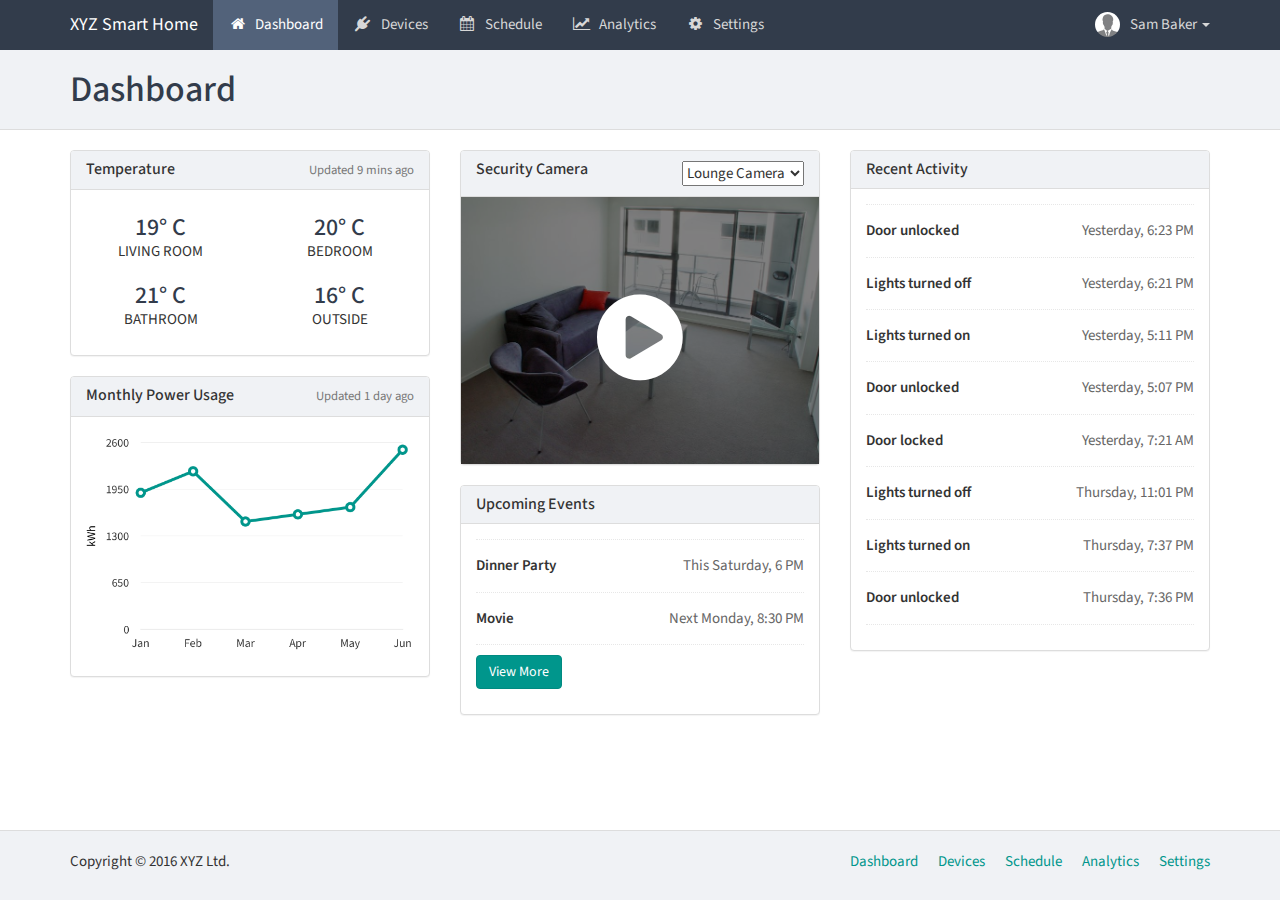
<file: index.html>
<!DOCTYPE html>
<html lang="en">
<head>
  <meta charset="utf-8">
  <meta http-equiv="X-UA-Compatible" content="IE=edge">
  <meta name="viewport" content="width=device-width, initial-scale=1">

  <title>Dashboard - XYZ Smart Home</title>

  <!-- Bootstrap -->
  <link href="css/bootstrap.min.css" rel="stylesheet">

  <!-- Font Awesome -->
  <link href="font-awesome/css/font-awesome.min.css" rel="stylesheet">

  <!-- Bootstrap Switch -->
  <link href="css/bootstrap-switch.min.css" rel="stylesheet">

  <!-- Custom CSS -->
  <link href="css/custom.css" rel="stylesheet">

  <!-- Source Sans Pro font -->
  <link href='https://fonts.googleapis.com/css?family=Source+Sans+Pro:400,400italic,600,600italic,700,700italic,300,300italic' rel='stylesheet' type='text/css'>
</head>
<body>

  <!-- Top Navigation Bar -->
  <nav class="navbar navbar-fixed-top navbar-inverse">
    <div class="container">
      <div class="navbar-header">
        <a class="navbar-brand" href="#">XYZ Smart Home</a>
      </div>
      <ul class="nav navbar-nav navbar-left">
        <li class="active"><a href="#/"><i class="fa fa-fw fa-home"></i>Dashboard</a></li>
        <li><a href="devices.html"><i class="fa fa-fw fa-plug"></i>Devices</a></li>
        <li><a href="#/"><i class="fa fa-fw fa-calendar"></i>Schedule</a></li>
        <li><a href="#/"><i class="fa fa-fw fa-line-chart"></i>Analytics</a></li>
        <li><a href="#/"><i class="fa fa-fw fa-cog"></i>Settings</a></li>
      </ul>
      <ul class="nav navbar-nav navbar-right">
        <li class="dropdown">
          <a href="#" class="dropdown-toggle profile-tab" data-toggle="dropdown" role="button" aria-haspopup="true" aria-expanded="false">
            <img class="profile-image" src="img/avatar.png">Sam Baker <span class="caret"></span>
          </a>
          <ul class="dropdown-menu">
            <li><a href="#">Profile</a></li>
            <li><a href="#">Account</a></li>
            <li><a href="#">Support</a></li>
            <li class="divider"></li>
            <li><a href="#">Sign out</a></li>
          </ul>
        </li>
      </ul>
    </div>
  </nav>

  <!-- Main -->
  <div id="main">
    <div class="page-header">
      <div class="container">
        <h1>Dashboard</h1>
      </div>
    </div>

    <div class="container page-inner">
      <div class="row">
        <div class="col-md-4">
          <div class="panel panel-default">
            <div class="panel-heading clearfix">
              <h3 class="panel-title pull-left">Temperature</h3>
              <span class="pull-right small text-muted">Updated 9 mins ago</span>
            </div>
            <div class="panel-body">
              <div class="row">
                <div class="col-md-6">
                  <div class="temp">
                    <h3>19&deg; C</h3>
                    <span>Living Room</span>
                  </div>
                </div>
                <div class="col-md-6">
                  <div class="temp">
                    <h3>20&deg; C</h3>
                    <span>Bedroom</span>
                  </div>
                </div>
              </div>
              <div class="row">
                <div class="col-md-6">
                  <div class="temp">
                    <h3>21&deg; C</h3>
                    <span>Bathroom</span>
                  </div>
                </div>
                <div class="col-md-6">
                  <div class="temp">
                    <h3>16&deg; C</h3>
                    <span>Outside</span>
                  </div>
                </div>
              </div>
            </div>
          </div>
          <div class="panel panel-default">
            <div class="panel-heading clearfix">
              <h3 class="panel-title pull-left">Monthly Power Usage</h3>
              <span class="pull-right small text-muted">Updated 1 day ago</span>
            </div>
            <div class="panel-body">
              <p><img src="img/power-usage.png" alt="Monthly Power Usage" class="img-responsive"></p>
            </div>
          </div>
        </div>
        <div class="col-md-4">
          <div class="panel panel-default">
            <div class="panel-heading clearfix">
              <h3 class="panel-title pull-left">Security Camera</h3>
              <select id="select-camera" class="pull-right">
                <option value="living-room">Lounge Camera</option>
                <option value="front-door">Entry Camera</option>
                <option value="kitchen">Kitchen Camera</option>
              </select>
            </div>
            <div class="camera-feeds">
              <div data-image="living-room" class="video-feed">
                <img class="img-responsive" src="img/lounge.jpg">
                <div class="play-button"><i class="fa fa-play-circle"></i></div>
              </div>
              <div data-image="front-door" class="video-feed" style="display: none;">
                <img class="img-responsive" src="img/front-door-workman.jpg">
                <div class="play-button"><i class="fa fa-play-circle"></i></div>
              </div>
              <div data-image="kitchen" class="video-feed" style="display: none;">
                <img class="img-responsive" src="img/kitchen.jpg">
                <div class="play-button"><i class="fa fa-play-circle"></i></div>
              </div>
            </div>
          </div>
          <div class="panel panel-default">
            <div class="panel-heading clearfix">
              <h3 class="panel-title pull-left">Upcoming Events</h3>
            </div>
            <div class="panel-body">
              <ul class="activity">
                <li><strong>Dinner Party</strong><span>This Saturday, 6 PM</span></li>
                <li><strong>Movie</strong><span>Next Monday, 8:30 PM</span></li>
              </ul>
              <p><a href="#/" class="btn btn-primary">View More</a></p>
            </div>
          </div>
        </div>
        <div class="col-md-4">
          <div class="panel panel-default">
            <div class="panel-heading clearfix">
              <h3 class="panel-title pull-left">Recent Activity</h3>
            </div>
            <div class="panel-body">
              <ul class="activity">
                <li><strong>Door unlocked</strong><span>Yesterday, 6:23 PM</span></li>
                <li><strong>Lights turned off</strong><span>Yesterday, 6:21 PM</span></li>
                <li><strong>Lights turned on</strong><span>Yesterday, 5:11 PM</span></li>
                <li><strong>Door unlocked</strong><span>Yesterday, 5:07 PM</span></li>
                <li><strong>Door locked</strong><span>Yesterday, 7:21 AM</span></li>
                <li><strong>Lights turned off</strong><span>Thursday, 11:01 PM</span></li>
                <li><strong>Lights turned on</strong><span>Thursday, 7:37 PM</span></li>
                <li><strong>Door unlocked</strong><span>Thursday, 7:36 PM</span></li>
              </ul>
            </div>
          </div>
        </div>
      </div>
    </div>

    <div class="footer">
      <div class="container">
        <div class="row">
          <div class="col-md-6">Copyright &copy; 2016 XYZ Ltd.</div>
          <div class="col-md-6">
            <ul>
              <li><a href="#/">Dashboard</a></li>
              <li><a href="devices.html">Devices</a></li>
              <li><a href="#/">Schedule</a></li>
              <li><a href="#/">Analytics</a></li>
              <li><a href="#/">Settings</a></li>
            </ul>
          </div>
        </div>
      </div>
    </div>
  </div>

  <!-- jQuery -->
  <script src="https://ajax.googleapis.com/ajax/libs/jquery/1.11.3/jquery.min.js"></script>

  <!-- Bootstrap -->
  <script src="js/bootstrap.min.js"></script>

  <!-- Bootstrap Switch -->
  <script src="js/bootstrap-switch.min.js"></script>

  <!-- Custom JS -->
  <script src="js/script.js"></script>

</body>
</html>
</file>
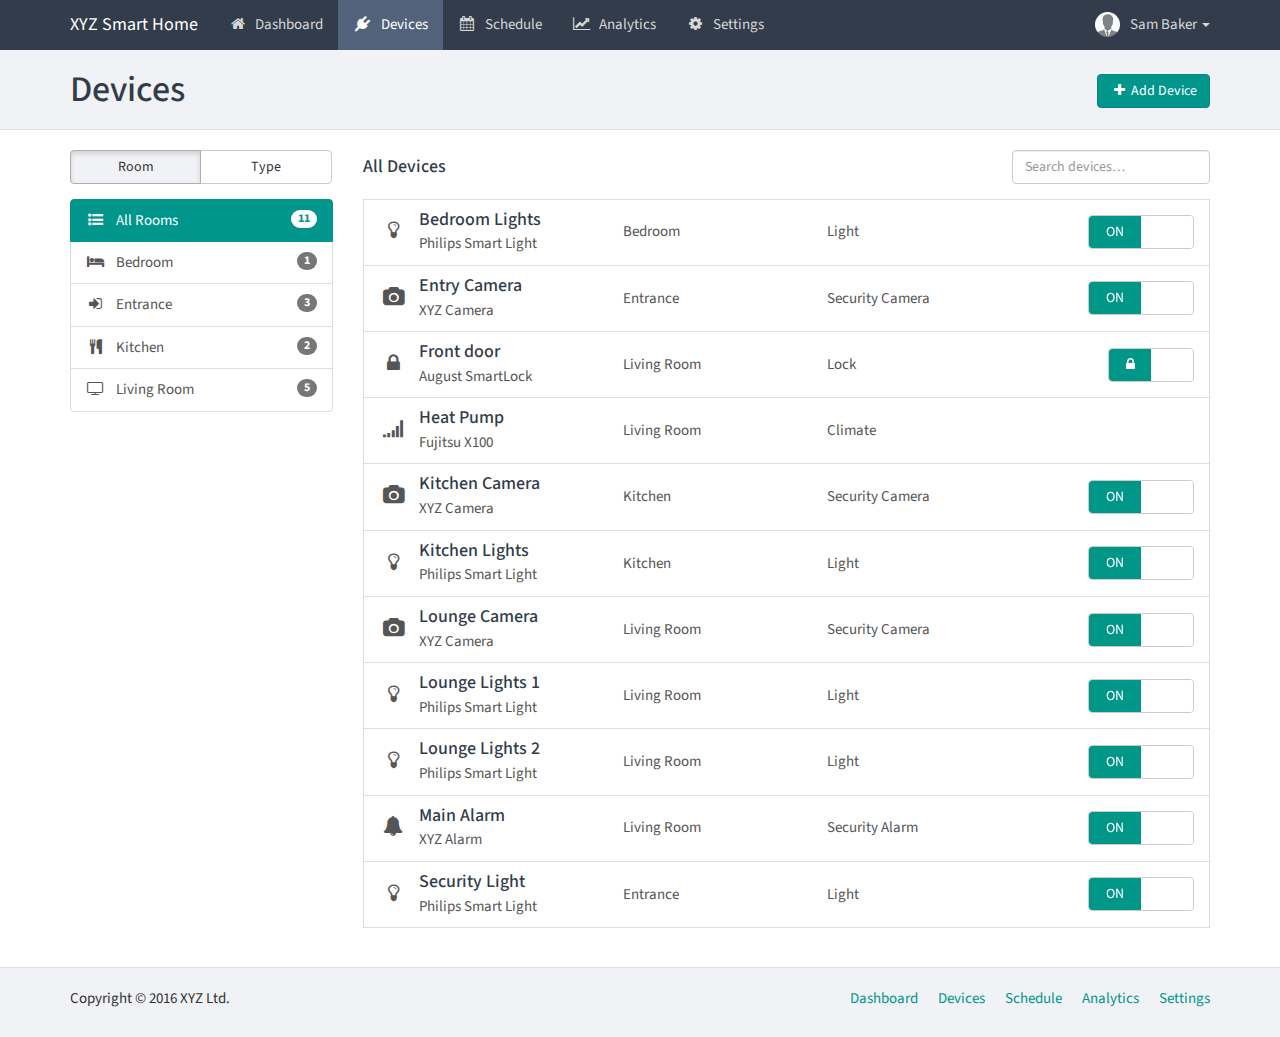
<file: devices.html>
<!DOCTYPE html>
<html lang="en">
<head>
  <meta charset="utf-8">
  <meta http-equiv="X-UA-Compatible" content="IE=edge">
  <meta name="viewport" content="width=device-width, initial-scale=1">

  <title>Devices - XYZ Smart Home</title>

  <!-- Bootstrap -->
  <link href="css/bootstrap.min.css" rel="stylesheet">

  <!-- Font Awesome -->
  <link href="font-awesome/css/font-awesome.min.css" rel="stylesheet">

  <!-- Bootstrap Switch -->
  <link href="css/bootstrap-switch.min.css" rel="stylesheet">

  <!-- Custom CSS -->
  <link href="css/custom.css" rel="stylesheet">

  <!-- Source Sans Pro font -->
  <link href='https://fonts.googleapis.com/css?family=Source+Sans+Pro:400,400italic,600,600italic,700,700italic,300,300italic' rel='stylesheet' type='text/css'>
</head>
<body>

  <!-- Top Navigation Bar -->
  <nav class="navbar navbar-fixed-top navbar-inverse">
    <div class="container">
      <div class="navbar-header">
        <a class="navbar-brand" href="#/">XYZ Smart Home</a>
      </div>
      <ul class="nav navbar-nav navbar-left">
        <li><a href="index.html"><i class="fa fa-fw fa-home"></i>Dashboard</a></li>
        <li class="active"><a href="#/"><i class="fa fa-fw fa-plug"></i>Devices</a></li>
        <li><a href="#/"><i class="fa fa-fw fa-calendar"></i>Schedule</a></li>
        <li><a href="#/"><i class="fa fa-fw fa-line-chart"></i>Analytics</a></li>
        <li><a href="#/"><i class="fa fa-fw fa-cog"></i>Settings</a></li>
      </ul>
      <ul class="nav navbar-nav navbar-right">
        <li class="dropdown">
          <a href="#/" class="dropdown-toggle profile-tab" data-toggle="dropdown" role="button" aria-haspopup="true" aria-expanded="false">
            <img class="profile-image" src="img/avatar.png">Sam Baker <span class="caret"></span>
          </a>
          <ul class="dropdown-menu">
            <li><a href="#/">Profile</a></li>
            <li><a href="#/">Account</a></li>
            <li><a href="#/">Support</a></li>
            <li class="divider"></li>
            <li><a href="#/">Sign out</a></li>
          </ul>
        </li>
      </ul>
    </div>
  </nav>

  <!-- Main -->
  <div id="main">
    <div class="page-header">
      <div class="container">
        <h1>Devices</h1>
        <button type="button" class="btn btn-primary pull-right"><i class="fa fa-fw fa-plus"></i> Add Device</button>
      </div>
    </div>
    <div class="container">
      <div class="row">
        <div class="col-md-3">
          <div class="device-toggle">
            <div class="btn-group">
              <button type="button" class="btn btn-default active" data-tab="room-list">Room</button>
              <button type="button" class="btn btn-default" data-tab="type-list">Type</button>
            </div>
          </div>
          <div id="room-list" class="list-group device-filters">
            <a href="#/" class="list-group-item active" data-tab="all"><i class="fa fa-fw fa-list-ul"></i> All Rooms <span class="badge">0</span></a>
            <a href="#/" class="list-group-item" data-tab="bedroom"><i class="fa fa-fw fa-bed"></i> Bedroom <span class="badge">0</span></a>
            <a href="#/" class="list-group-item" data-tab="entrance"><i class="fa fa-fw fa-sign-in"></i> Entrance <span class="badge">0</span></a>
            <a href="#/" class="list-group-item" data-tab="kitchen"><i class="fa fa-fw fa-cutlery"></i> Kitchen <span class="badge">0</span></a>
            <a href="#/" class="list-group-item" data-tab="living-room"><i class="fa fa-fw fa-television"></i> Living Room <span class="badge">0</span></a>
          </div>
          <div id="type-list" class="list-group device-filters" style="display: none;">
            <a href="#/" class="list-group-item" data-tab="all"><i class="fa fa-fw fa-list-ul"></i> All Types <span class="badge">0</span></a>
            <a href="#/" class="list-group-item" data-tab="alarm"><i class="fa fa-fw fa-bell"></i> Alarms <span class="badge">0</span></a>
            <a href="#/" class="list-group-item" data-tab="camera"><i class="fa fa-fw fa-video-camera"></i> Cameras <span class="badge">0</span></a>
            <a href="#/" class="list-group-item" data-tab="climate"><i class="fa fa-fw fa-signal"></i> Climate <span class="badge">0</span></a>
            <a href="#/" class="list-group-item" data-tab="light"><i class="fa fa-fw fa-lightbulb-o"></i> Lighting <span class="badge">0</span></a>
            <a href="#/" class="list-group-item" data-tab="lock"><i class="fa fa-fw fa-lock"></i> Locks <span class="badge">0</span></a>
          </div>
        </div>
        <div class="col-md-9 content">
          <div class="device-toolbar">
            <h4>All Devices</h4>
            <div class="pull-right">
              <input type="text" class="form-control" placeholder="Search devices&hellip;">
            </div>
          </div>
          <div class="devices">
            <a href="#/" data-room="bedroom" data-type="light">
              <div class="device-icon">
                <i class="fa fa-fw fa-lightbulb-o"></i>
              </div>
              <div class="device-name">
                <h4>Bedroom Lights</h4>
                <p>Philips Smart Light</p>
              </div>
              <div class="device-room">
                Bedroom
              </div>
              <div class="device-type">
                Light
              </div>
              <div class="device-actions">
                <input type="checkbox" name="switch" checked>
              </div>
            </a>
            <a href="#/" data-toggle="modal" data-room="entrance" data-type="camera" data-target="#entryCameraModal">
              <div class="device-icon">
                <i class="fa fa-fw fa-camera"></i>
              </div>
              <div class="device-name">
                <h4>Entry Camera</h4>
                <p>XYZ Camera</p>
              </div>
              <div class="device-room">
                Entrance
              </div>
              <div class="device-type">
                Security Camera
              </div>
              <div class="device-actions">
                <input type="checkbox" name="entry-camera-switch" checked>
              </div>
            </a>
            <a href="#/" data-toggle="modal" data-room="entrance" data-type="lock" data-target="#lockModal">
              <div class="device-icon">
                <i class="fa fa-fw fa-lock"></i>
              </div>
              <div class="device-name">
                <h4>Front door</h4>
                <p>August SmartLock</p>
              </div>
              <div class="device-room">
                Living Room
              </div>
              <div class="device-type">
                Lock
              </div>
              <div class="device-actions">
                <input type="checkbox" name="lock-switch" checked>
              </div>
            </a>
            <a href="#/" data-room="living-room" data-type="climate">
              <div class="device-icon">
                <i class="fa fa-fw fa-signal"></i>
              </div>
              <div class="device-name">
                <h4>Heat Pump</h4>
                <p>Fujitsu X100</p>
              </div>
              <div class="device-room">
                Living Room
              </div>
              <div class="device-type">
                Climate
              </div>
              <div class="device-actions">
              </div>
            </a>
            <a href="#/" data-toggle="modal" data-room="kitchen" data-type="camera" data-target="#kitchenCameraModal">
              <div class="device-icon">
                <i class="fa fa-fw fa-camera"></i>
              </div>
              <div class="device-name">
                <h4>Kitchen Camera</h4>
                <p>XYZ Camera</p>
              </div>
              <div class="device-room">
                Kitchen
              </div>
              <div class="device-type">
                Security Camera
              </div>
              <div class="device-actions">
                <input type="checkbox" name="kitchen-camera-switch" checked>
              </div>
            </a>
            <a href="#/" data-room="kitchen" data-type="light">
              <div class="device-icon">
                <i class="fa fa-fw fa-lightbulb-o"></i>
              </div>
              <div class="device-name">
                <h4>Kitchen Lights</h4>
                <p>Philips Smart Light</p>
              </div>
              <div class="device-room">
                Kitchen
              </div>
              <div class="device-type">
                Light
              </div>
              <div class="device-actions">
                <input type="checkbox" name="switch" checked>
              </div>
            </a>
            <a href="#/" data-toggle="modal" data-room="living-room" data-type="camera" data-target="#loungeCameraModal">
              <div class="device-icon">
                <i class="fa fa-fw fa-camera"></i>
              </div>
              <div class="device-name">
                <h4>Lounge Camera</h4>
                <p>XYZ Camera</p>
              </div>
              <div class="device-room">
                Living Room
              </div>
              <div class="device-type">
                Security Camera
              </div>
              <div class="device-actions">
                <input type="checkbox" name="lounge-camera-switch" checked>
              </div>
            </a>
            <a href="#/" data-room="living-room" data-type="light">
              <div class="device-icon">
                <i class="fa fa-fw fa-lightbulb-o"></i>
              </div>
              <div class="device-name">
                <h4>Lounge Lights 1</h4>
                <p>Philips Smart Light</p>
              </div>
              <div class="device-room">
                Living Room
              </div>
              <div class="device-type">
                Light
              </div>
              <div class="device-actions">
                <input type="checkbox" name="switch" checked>
              </div>
            </a>
            <a href="#/" data-room="living-room" data-type="light">
              <div class="device-icon">
                <i class="fa fa-fw fa-lightbulb-o"></i>
              </div>
              <div class="device-name">
                <h4>Lounge Lights 2</h4>
                <p>Philips Smart Light</p>
              </div>
              <div class="device-room">
                Living Room
              </div>
              <div class="device-type">
                Light
              </div>
              <div class="device-actions">
                <input type="checkbox" name="switch" checked>
              </div>
            </a>
            <a href="#/" data-room="living-room" data-type="alarm">
              <div class="device-icon">
                <i class="fa fa-fw fa-bell"></i>
              </div>
              <div class="device-name">
                <h4>Main Alarm</h4>
                <p>XYZ Alarm</p>
              </div>
              <div class="device-room">
                Living Room
              </div>
              <div class="device-type">
                Security Alarm
              </div>
              <div class="device-actions">
                <input type="checkbox" name="switch" checked>
              </div>
            </a>
            <a href="#/" data-room="entrance" data-type="light">
              <div class="device-icon">
                <i class="fa fa-fw fa-lightbulb-o"></i>
              </div>
              <div class="device-name">
                <h4>Security Light</h4>
                <p>Philips Smart Light</p>
              </div>
              <div class="device-room">
                Entrance
              </div>
              <div class="device-type">
                Light
              </div>
              <div class="device-actions">
                <input type="checkbox" name="switch" checked>
              </div>
            </a>
          </div>
        </div>
      </div>
    </div>
    <div class="footer">
      <div class="container">
        <div class="row">
          <div class="col-md-6">Copyright &copy; 2016 XYZ Ltd.</div>
          <div class="col-md-6">
            <ul>
              <li><a href="index.html">Dashboard</a></li>
              <li><a href="#/">Devices</a></li>
              <li><a href="#/">Schedule</a></li>
              <li><a href="#/">Analytics</a></li>
              <li><a href="#/">Settings</a></li>
            </ul>
          </div>
        </div>
      </div>
    </div>
  </div>

  <!-- Front Door Lock modal -->
  <div class="modal fade" id="lockModal" tabindex="-1" role="dialog">
    <div class="modal-dialog" role="document">
      <div class="modal-content">
        <div class="modal-header">
          <button type="button" class="close" data-dismiss="modal" aria-label="Close"><span aria-hidden="true">&times;</span></button>
          <h4 class="modal-title">Front Door</h4>
        </div>
        <div class="modal-body">
          <div class="row">
            <div class="col-md-6">
              <h4>Actions</h4>
              <p><input type="checkbox" name="lock-switch" checked></p>
              <p><a class="btn btn-default" href="#/" data-toggle="collapse" data-target="#changePasscode">Change Passcode</a></p>
              <div id="changePasscode" class="collapse">
                <div class="well">
                  <h4>Change Passcode</h4>
                  <div class="form-group">
                    <input type="password" class="form-control" id="currentCode" placeholder="Current Code">
                  </div>
                  <div class="form-group">
                    <input type="password" class="form-control" id="newCode" placeholder="New Code">
                  </div>
                  <div class="form-group">
                    <input type="password" class="form-control" id="confirmCode" placeholder="Confirm New Code">
                  </div>
                  <button type="button" class="btn btn-default">Submit</button>
                </div>
              </div>
            </div>
            <div class="col-md-6">
              <h4>Recent Activity</h4>
              <ul class="activity">
                <li><strong>Door unlocked</strong><span>Yesterday, 6:23 PM</span></li>
                <li><strong>Door unlocked</strong><span>Yesterday, 5:07 PM</span></li>
                <li><strong>Door locked</strong><span>Yesterday, 7:21 AM</span></li>
                <li><strong>Door unlocked</strong><span>Thursday, 7:36 PM</span></li>
              </ul>
              <p><a href="#/" class="btn btn-sm btn-default">Load more</a></p>
            </div>
          </div>
        </div>
      </div>
    </div>
  </div>

  <!-- Entry Camera modal -->
  <div class="modal fade" id="entryCameraModal" tabindex="-1" role="dialog">
    <div class="modal-dialog" role="document">
      <div class="modal-content">
        <div class="modal-header">
          <button type="button" class="close" data-dismiss="modal" aria-label="Close"><span aria-hidden="true">&times;</span></button>
          <h4 class="modal-title">Entry Camera</h4>
        </div>
        <div class="modal-body">
          <div class="thumbnail">
            <div class="video-feed">
              <img class="img-responsive entry-workman" src="img/front-door-workman.jpg">
              <img class="img-responsive entry" src="img/front-door.jpg" style="display: none;">
              <div class="play-button"><i class="fa fa-play-circle"></i></div>
              <div class="overlay" style="display: none;"></div>
            </div>
          </div>
          <h4>Actions</h4>
          <p><input class="camera-switch" type="checkbox" name="entry-camera-switch" checked></p>
        </div>
      </div>
    </div>
  </div>

  <!-- Lounge Camera modal -->
  <div class="modal fade" id="loungeCameraModal" tabindex="-1" role="dialog">
    <div class="modal-dialog" role="document">
      <div class="modal-content">
        <div class="modal-header">
          <button type="button" class="close" data-dismiss="modal" aria-label="Close"><span aria-hidden="true">&times;</span></button>
          <h4 class="modal-title">Lounge Camera</h4>
        </div>
        <div class="modal-body">
          <div class="thumbnail">
            <div class="video-feed">
              <img class="img-responsive" src="img/lounge.jpg">
              <div class="play-button"><i class="fa fa-play-circle"></i></div>
              <div class="overlay" style="display: none;"></div>
            </div>
          </div>
          <h4>Actions</h4>
          <p><input class="camera-switch" type="checkbox" name="lounge-camera-switch" checked></p>
        </div>
      </div>
    </div>
  </div>

  <!-- Kitchen Camera modal -->
  <div class="modal fade" id="kitchenCameraModal" tabindex="-1" role="dialog">
    <div class="modal-dialog" role="document">
      <div class="modal-content">
        <div class="modal-header">
          <button type="button" class="close" data-dismiss="modal" aria-label="Close"><span aria-hidden="true">&times;</span></button>
          <h4 class="modal-title">Kitchen Camera</h4>
        </div>
        <div class="modal-body">
          <div class="thumbnail">
            <div class="video-feed">
              <img class="img-responsive kitchen" src="img/kitchen.jpg">
              <img class="img-responsive kitchen-workman" src="img/kitchen-workman.jpg" style="display: none;">
              <div class="play-button"><i class="fa fa-play-circle"></i></div>
              <div class="overlay" style="display: none;"></div>
            </div>
          </div>
          <h4>Actions</h4>
          <p><input class="camera-switch" type="checkbox" name="kitchen-camera-switch" checked></p>
        </div>
      </div>
    </div>
  </div>

  <!-- jQuery -->
  <script src="https://ajax.googleapis.com/ajax/libs/jquery/1.11.3/jquery.min.js"></script>

  <!-- Bootstrap -->
  <script src="js/bootstrap.min.js"></script>

  <!-- Bootstrap Switch -->
  <script src="js/bootstrap-switch.min.js"></script>

  <!-- Custom JS -->
  <script src="js/script.js"></script>

</body>
</html>
</file>
<file: css/custom.css>
/* General */
html {
  position: relative;
  min-height: 100%;
}

#main {
  margin-top: 50px;
  padding-bottom: 20px;
}

body {
  background: #ffffff;
  font-family: 'Source Sans Pro', sans-serif;
  font-size: 15px;
  margin-bottom: 70px;
}

/* Color */
h1, h2, h3, h3, h4, h5, h6 {
  color: #323C4B;
}

a {
  color: rgb(0, 150, 140);
  text-decoration: none;
}

a:hover, a:focus {
  color: rgb(0, 51, 48);
}

.form-control:focus,
.bootstrap-switch.bootstrap-switch-focused {
  border-color: #00968C;
  outline: 0;
  -webkit-box-shadow: inset 0 1px 1px rgba(0,0,0,.075),0 0 8px rgba(0, 150, 140,.6);
  box-shadow: inset 0 1px 1px rgba(0,0,0,.075),0 0 8px rgba(0, 150, 140,.6);
}

.btn-primary {
  background-color: rgb(0, 150, 140);
  border-color: rgb(0, 138, 129);
}

.btn-primary:hover {
  background-color: rgb(0, 128, 119);
  border-color: rgb(0, 117, 109);
}

.btn-primary.focus, .btn-primary:focus, .btn-primary.active, .btn-primary:active, .open>.dropdown-toggle.btn-primary,
.btn-primary.active.focus, .btn-primary.active:focus, .btn-primary.active:hover, .btn-primary:active.focus, .btn-primary:active:focus, .btn-primary:active:hover, .open>.dropdown-toggle.btn-primary.focus, .open>.dropdown-toggle.btn-primary:focus, .open>.dropdown-toggle.btn-primary:hover {
  background-color: rgb(0, 128, 119);
  border-color: rgb(0, 117, 109);
}

.btn-default:hover {
  background-color: rgb(249, 250, 251);
}

.btn-default.focus, .btn-default:focus, .btn-default.active, .btn-default:active, .open>.dropdown-toggle.btn-default,
.btn-default.active.focus, .btn-default.active:focus, .btn-default.active:hover, .btn-default:active.focus, .btn-default:active:focus, .btn-default:active:hover, .open>.dropdown-toggle.btn-default.focus, .open>.dropdown-toggle.btn-default:focus, .open>.dropdown-toggle.btn-default:hover {
  background-color: #F0F2F5!important;
}

/* Top navbar */
nav.navbar-inverse {
  background-color: rgb(50, 60, 75);
  border-width: 0;
}

nav.navbar-inverse .navbar-nav>li>a {
  color: #d7d7d7;
}

nav.navbar-inverse .navbar-brand {
  color: white;
}

nav.navbar-inverse .navbar-nav>.active>a, nav.navbar-inverse .navbar-nav>.active>a:focus, nav.navbar-inverse .navbar-nav>.active>a:hover,
nav.navbar-inverse .navbar-nav>.open>a, nav.navbar-inverse .navbar-nav>.open>a:focus, nav.navbar-inverse .navbar-nav>.open>a:hover {
  background: rgb(82, 98, 122);
}

nav .fa {
  margin-right: 8px;
}

nav .profile-tab {
  padding-left: 50px!important;
}

nav .profile-image {
  max-width: 25px!important;
  border-radius: 50%;
  position: absolute;
  left: 15px;
  top: 12px;
}

/* Page */
.page-header {
  padding-bottom: 9px;
  margin-bottom: 20px;
  border-bottom: 1px solid #ddd;
  background: #F0F2F5;
}

.page-header h1 {
  float: left;
}

.page-header .btn {
  float: right;
  margin-top: 24px;
}

.footer {
  padding: 20px 0;
  border-top: 1px solid #ddd;
  background: #F0F2F5;
  position: absolute;
  bottom: 0;
  width: 100%;
  height: 70px;
}

.footer ul {
  text-align: right;
  float: right;
  margin-bottom: 0;
}

.footer ul li {
  float: left;
  list-style-type: none;
  margin-left: 20px;
}

/* Device filters */
.list-group-item.active, .list-group-item.active:focus, .list-group-item.active:hover {
  background-color: rgba(0,150,140,1);
  border-color: rgba(0,150,140,1);
}

.list-group-item.active>.badge, .nav-pills>.active>a>.badge {
  color: rgba(0,150,140,1);
}

/* Device toggle */
.device-toggle .btn-group {
  margin-bottom: 15px;
  width: 100%;
}

.device-toggle .btn {
  width: 50%;
}

.device-toggle .btn:focus {
  outline: none;
  color: #333;
  background-color: #d4d4d4;
  border-color: #8c8c8c;
}

.device-filters .fa {
  margin-right: 8px;
}

a.list-group-item:focus, a.list-group-item:hover, button.list-group-item:focus, button.list-group-item:hover {
  background-color: #F0F2F5;
}

/* Device toolbar */
.device-toolbar {
  margin-bottom: 15px;
}

.device-toolbar h4 {
  display: inline;
  margin: 0;
  line-height: 34px;
}

/* Dashboard */
.temp {
  text-align: center;
  margin: 10px 0;
}

.temp h3 {
  margin: 0;
}

.temp span {
  text-transform: uppercase;;
}

.panel-default>.panel-heading {
  background-color: #F0F2F5;
}

/* Device list */
.devices {
  margin-bottom: 20px;
}

.devices a {
  display: table;
  width: 100%;
  color: #555;
  border: 1px solid #ddd;
  padding: 10px 15px;
  margin-bottom: -1px;
}

.devices a:hover, .devices a:focus {
  background: rgb(249, 250, 251);
  color: #555;
  text-decoration: none;
}

.device-name, .device-actions, .device-room, .device-type {
  display: table-cell;
  vertical-align: middle;
  width: 25%;
}

.device-icon {
  display: table-cell;
  vertical-align: middle;
  width: 5%;
  padding-left: 2px;
}

.device-icon .fa {
  font-size: 20px;
}

.device-name h4 {
  margin: 0 0 4px;
}

.device-name p {
  margin-bottom: 0;
}

.device-actions {
  width: 20%;
  text-align: right;
}

.bootstrap-switch .bootstrap-switch-handle-off.bootstrap-switch-primary, .bootstrap-switch .bootstrap-switch-handle-on.bootstrap-switch-primary {
  background: #009688;
}

/* Device modal */
#changePasscode h4 {
  margin-top: 0;
  margin-bottom: 15px;
}

.activity {
  list-style-type: none;
  padding-left: 0;
}

.activity li {
  padding: 15px 0;
  border-bottom: 1px dotted #e7e7e7;
}

.activity li:first-child {
  border-top: 1px dotted #e7e7e7;
}

.activity li span {
  float: right;
  color: #666;
}

.activity li strong {
  font-weight: 600;
}

/* Camera modal */
.video-feed {
  position: relative;
  cursor: pointer;
}

.overlay {
  position: absolute;
  content:" ";
  top:0;
  left:0;
  width:100%;
  height:100%;
  display: block;
  z-index:0;
  background-color: rgba(0,0,0,1);
}

.play-button:before {
  position: absolute;
  content:" ";
  top:0;
  left:0;
  width:100%;
  height:100%;
  display: block;
  z-index:0;
  background-color: rgba(0,0,0,0.5);
}

.play-button i {
  position: absolute;
  left: 0;
  right: 0;
  top: 0;
  bottom: 0;
  text-align: center;
  top: 34%;
  font-size: 100px;
  color: #fff;
}
</file>
